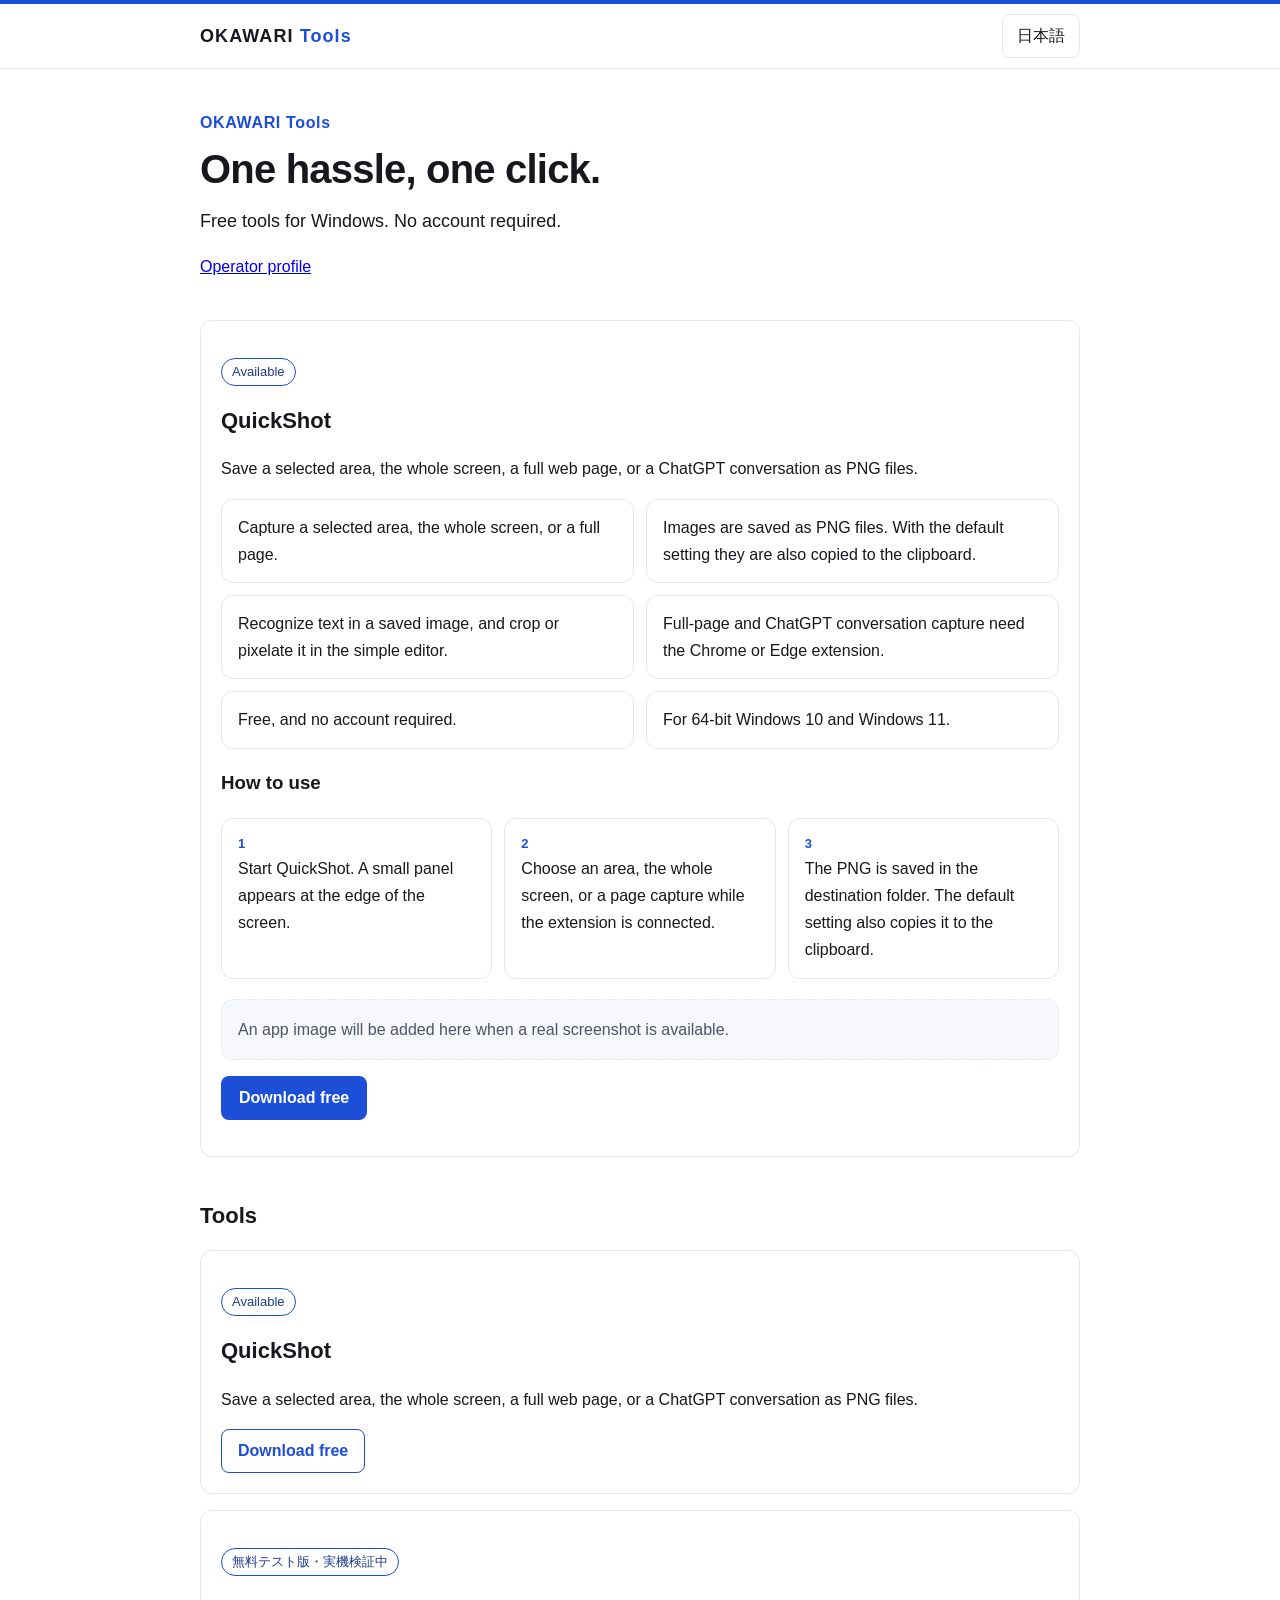
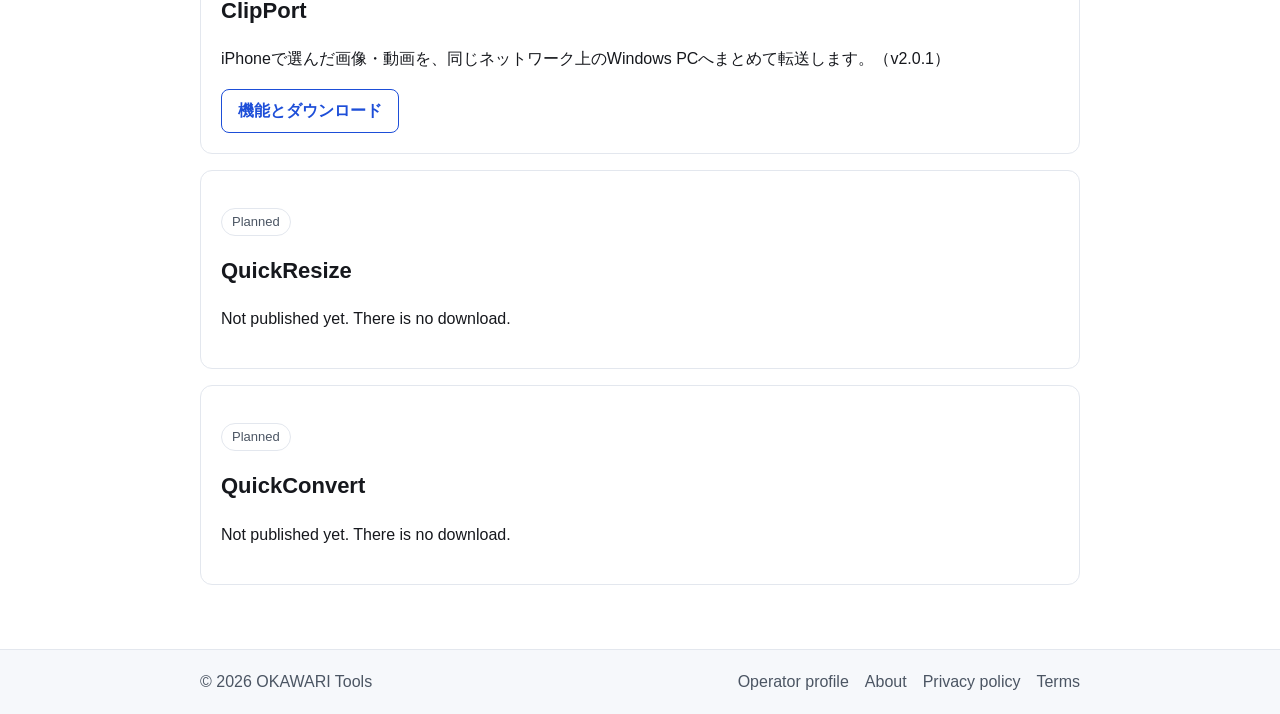
<file: website/index.html>
<!DOCTYPE html>
<html lang="ja">
<head>
  <meta charset="utf-8">
  <meta name="viewport" content="width=device-width, initial-scale=1">
  <link rel="canonical" href="https://okawari-tools.pages.dev/">
  <meta property="og:type" content="website">
  <meta property="og:site_name" content="OKAWARI Tools">
  <meta property="og:title" content="OKAWARI Tools">
  <meta property="og:description" content="Windows向けの無料ツール OKAWARI Tools。QuickShotは画面、ページ全体、ChatGPTの会話をPNGで保存できます。">
  <meta property="og:url" content="https://okawari-tools.pages.dev/">
  <meta property="og:locale" content="ja_JP">
  <meta property="og:locale:alternate" content="en_US">
  <meta name="google-adsense-account" content="ca-pub-5071302865760255">
  <meta name="google-site-verification" content="zi_UHRMXVWH3XxqK1XHo8GpFrtCvZHEubutZWpABxfA">
  <title>OKAWARI Tools</title>
  <meta name="description" content="Windows向けの無料ツール OKAWARI Tools。QuickShotは画面、ページ全体、ChatGPTの会話をPNGで保存できます。">
  <link rel="icon" href="assets/favicon.svg" type="image/svg+xml">
  <link rel="stylesheet" href="style.css">
</head>
<body data-title="title_home" data-meta="meta_home">
  <a class="skip" href="#main" data-i18n="skip">内容へスキップ</a>
  <header class="site-header">
    <div class="header-inner">
      <a class="logo" href="index.html">OKAWARI <span>Tools</span></a>
      <button type="button" id="lang-toggle" class="lang-toggle">English</button>
    </div>
  </header>
  <main id="main" class="wrap">
    <section class="hero">
      <p class="kicker">OKAWARI Tools</p>
      <h1 data-i18n="hero_title">1つの面倒を、1クリックで解決する</h1>
      <p class="lead" data-i18n="hero_lead">Windows向けの無料ツールです。登録なしで使えます。</p>
      <p><a href="profile.html" data-i18n="footer_profile">運営者プロフィール</a></p>
    </section>
    <section class="section panel">
      <p><span class="badge" data-i18n="status_live">公開中</span></p>
      <h2>QuickShot</h2>
      <p data-i18n="card_summary">画面の範囲、画面全体、ページ全体、ChatGPTの会話をPNGで保存できます。</p>
      <ul class="feature-list">
        <li data-i18n="f1">範囲指定、画面全体、ページ全体を撮影できます。</li>
        <li data-i18n="f2">画像はPNGで保存します。初期設定ではクリップボードにもコピーします。</li>
        <li data-i18n="f3">保存した画像の文字認識と、切り抜きやモザイクなどの簡単な編集ができます。</li>
        <li data-i18n="f4">ページ全体とChatGPTの会話撮影には、ChromeまたはEdgeの拡張機能が必要です。</li>
        <li data-i18n="f5">無料で、会員登録は不要です。</li>
        <li data-i18n="f6">Windows 10 / 11 の64ビットに対応しています。</li>
      </ul>
      <h3 data-i18n="howto_heading">使い方</h3>
      <ol class="steps">
        <li class="step"><strong>1</strong><span data-i18n="s1">QuickShotを起動します。画面端に操作パネルが出ます。</span></li>
        <li class="step"><strong>2</strong><span data-i18n="s2">範囲指定、画面全体、または拡張機能が接続されたページ撮影を選びます。</span></li>
        <li class="step"><strong>3</strong><span data-i18n="s3">画像は保存先のフォルダにPNGで保存されます。初期設定ではクリップボードにもコピーされます。</span></li>
      </ol>
      <!-- Real screenshot only. Do not place a mock image here. -->
      <figure class="shot-slot">
        <figcaption data-i18n="shot_note">アプリの画面は、実物の画像ができてからここに掲載します。</figcaption>
      </figure>
      <p><a class="btn btn-primary" href="quickshot.html" data-i18n="card_link">無料でダウンロード</a></p>
    </section>
    <section class="section">
      <h2 data-i18n="tools_heading">ツール</h2>
      <div class="tool-list">
        <article class="tool-card">
          <p><span class="badge" data-i18n="status_live">公開中</span></p>
          <h3>QuickShot</h3>
          <p data-i18n="card_summary">画面の範囲、画面全体、ページ全体、ChatGPTの会話をPNGで保存できます。</p>
          <a class="btn btn-secondary" href="quickshot.html" data-i18n="card_link">無料でダウンロード</a>
        </article>
        <article class="tool-card">
          <p><span class="badge">無料テスト版・実機検証中</span></p>
          <h3>ClipPort</h3>
          <p>iPhoneで選んだ画像・動画を、同じネットワーク上のWindows PCへまとめて転送します。（v2.0.1）</p>
          <a class="btn btn-secondary" href="clipport.html">機能とダウンロード</a>
        </article>
        <article class="tool-card">
          <p><span class="badge badge-muted" data-i18n="planned">開発予定</span></p>
          <h3>QuickResize</h3>
          <p data-i18n="planned_note">まだ公開していません。ダウンロードはできません。</p>
        </article>
        <article class="tool-card">
          <p><span class="badge badge-muted" data-i18n="planned">開発予定</span></p>
          <h3>QuickConvert</h3>
          <p data-i18n="planned_note">まだ公開していません。ダウンロードはできません。</p>
        </article>
      </div>
    </section>
    <aside class="ad-slot" data-ad-slot="home-bottom"></aside>
  </main>
  <footer class="site-footer">
    <div class="footer-inner">
      <p class="copy">© 2026 OKAWARI Tools</p>
      <nav>
        <a href="profile.html" data-i18n="footer_profile">運営者プロフィール</a>
        <a href="about.html" data-i18n="footer_about">運営者情報</a>
        <a href="privacy.html" data-i18n="footer_privacy">プライバシーポリシー</a>
        <a href="terms.html" data-i18n="footer_terms">利用規約</a>
      </nav>
    </div>
  </footer>
  <script type="application/ld+json">
  {
    "@context": "https://schema.org",
    "@type": "WebSite",
    "name": "OKAWARI Tools",
    "url": "https://okawari-tools.pages.dev/",
    "description": "Windows向けの無料ツール。第1弾はQuickShotです。",
    "inLanguage": ["ja", "en"]
  }
  </script>
  <script src="catalog.js"></script>
  <script src="app.js"></script>
</body>
</html>
</file>
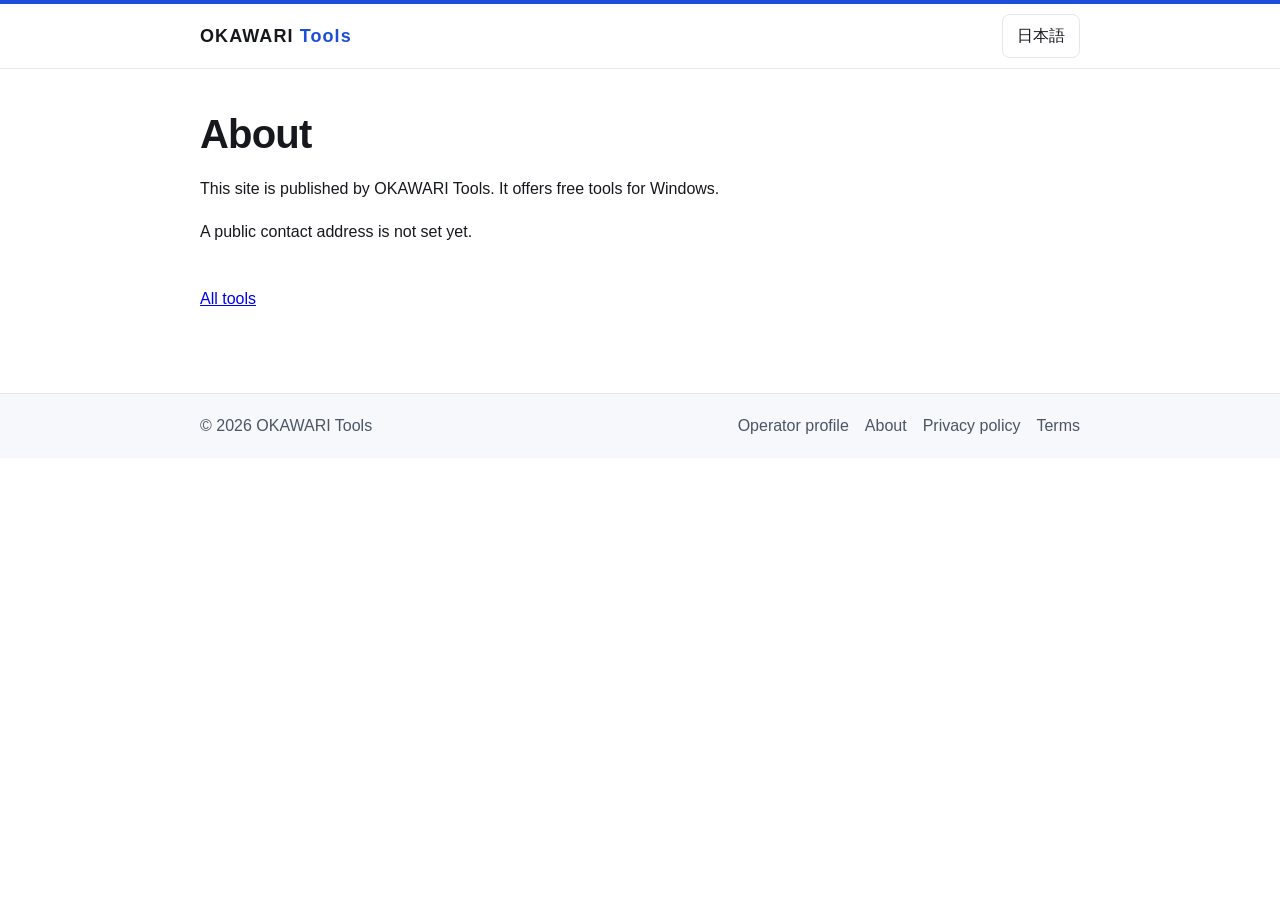
<file: website/about.html>
<!DOCTYPE html>
<html lang="ja">
<head>
  <meta charset="utf-8">
  <meta name="viewport" content="width=device-width, initial-scale=1">
  <link rel="canonical" href="https://okawari-tools.pages.dev/about.html">
  <meta property="og:type" content="website">
  <meta property="og:site_name" content="OKAWARI Tools">
  <meta property="og:title" content="運営者情報 - OKAWARI Tools">
  <meta property="og:description" content="OKAWARI Toolsの運営者情報です。連絡先は未設定です。">
  <meta property="og:url" content="https://okawari-tools.pages.dev/about.html">
  <meta property="og:locale" content="ja_JP">
  <meta name="google-adsense-account" content="ca-pub-5071302865760255">
  <title>運営者情報 - OKAWARI Tools</title>
  <meta name="description" content="OKAWARI Toolsの運営者情報です。連絡先は未設定です。">
  <link rel="icon" href="assets/favicon.svg" type="image/svg+xml">
  <link rel="stylesheet" href="style.css">
</head>
<body data-title="about_title" data-meta="meta_about">
  <a class="skip" href="#main" data-i18n="skip">内容へスキップ</a>
  <header class="site-header">
    <div class="header-inner">
      <a class="logo" href="index.html">OKAWARI <span>Tools</span></a>
      <button type="button" id="lang-toggle" class="lang-toggle">English</button>
    </div>
  </header>
  <main id="main" class="wrap">
    <h1 data-i18n="about_title">運営者情報</h1>
    <p data-i18n="about_p1">このサイトの運営者は OKAWARI Tools です。Windows向けの無料ツールを公開しています。</p>
    <p data-i18n="about_p2">公開用の連絡先は、まだ設定していません。</p>
    <p class="section"><a href="index.html" data-i18n="back_home">ツール一覧へ</a></p>
  </main>
  <footer class="site-footer">
    <div class="footer-inner">
      <p class="copy">© 2026 OKAWARI Tools</p>
      <nav>
        <a href="profile.html" data-i18n="footer_profile">運営者プロフィール</a>
        <a href="about.html" data-i18n="footer_about">運営者情報</a>
        <a href="privacy.html" data-i18n="footer_privacy">プライバシーポリシー</a>
        <a href="terms.html" data-i18n="footer_terms">利用規約</a>
      </nav>
    </div>
  </footer>
  <script src="catalog.js"></script>
  <script src="app.js"></script>
</body>
</html>
</file>
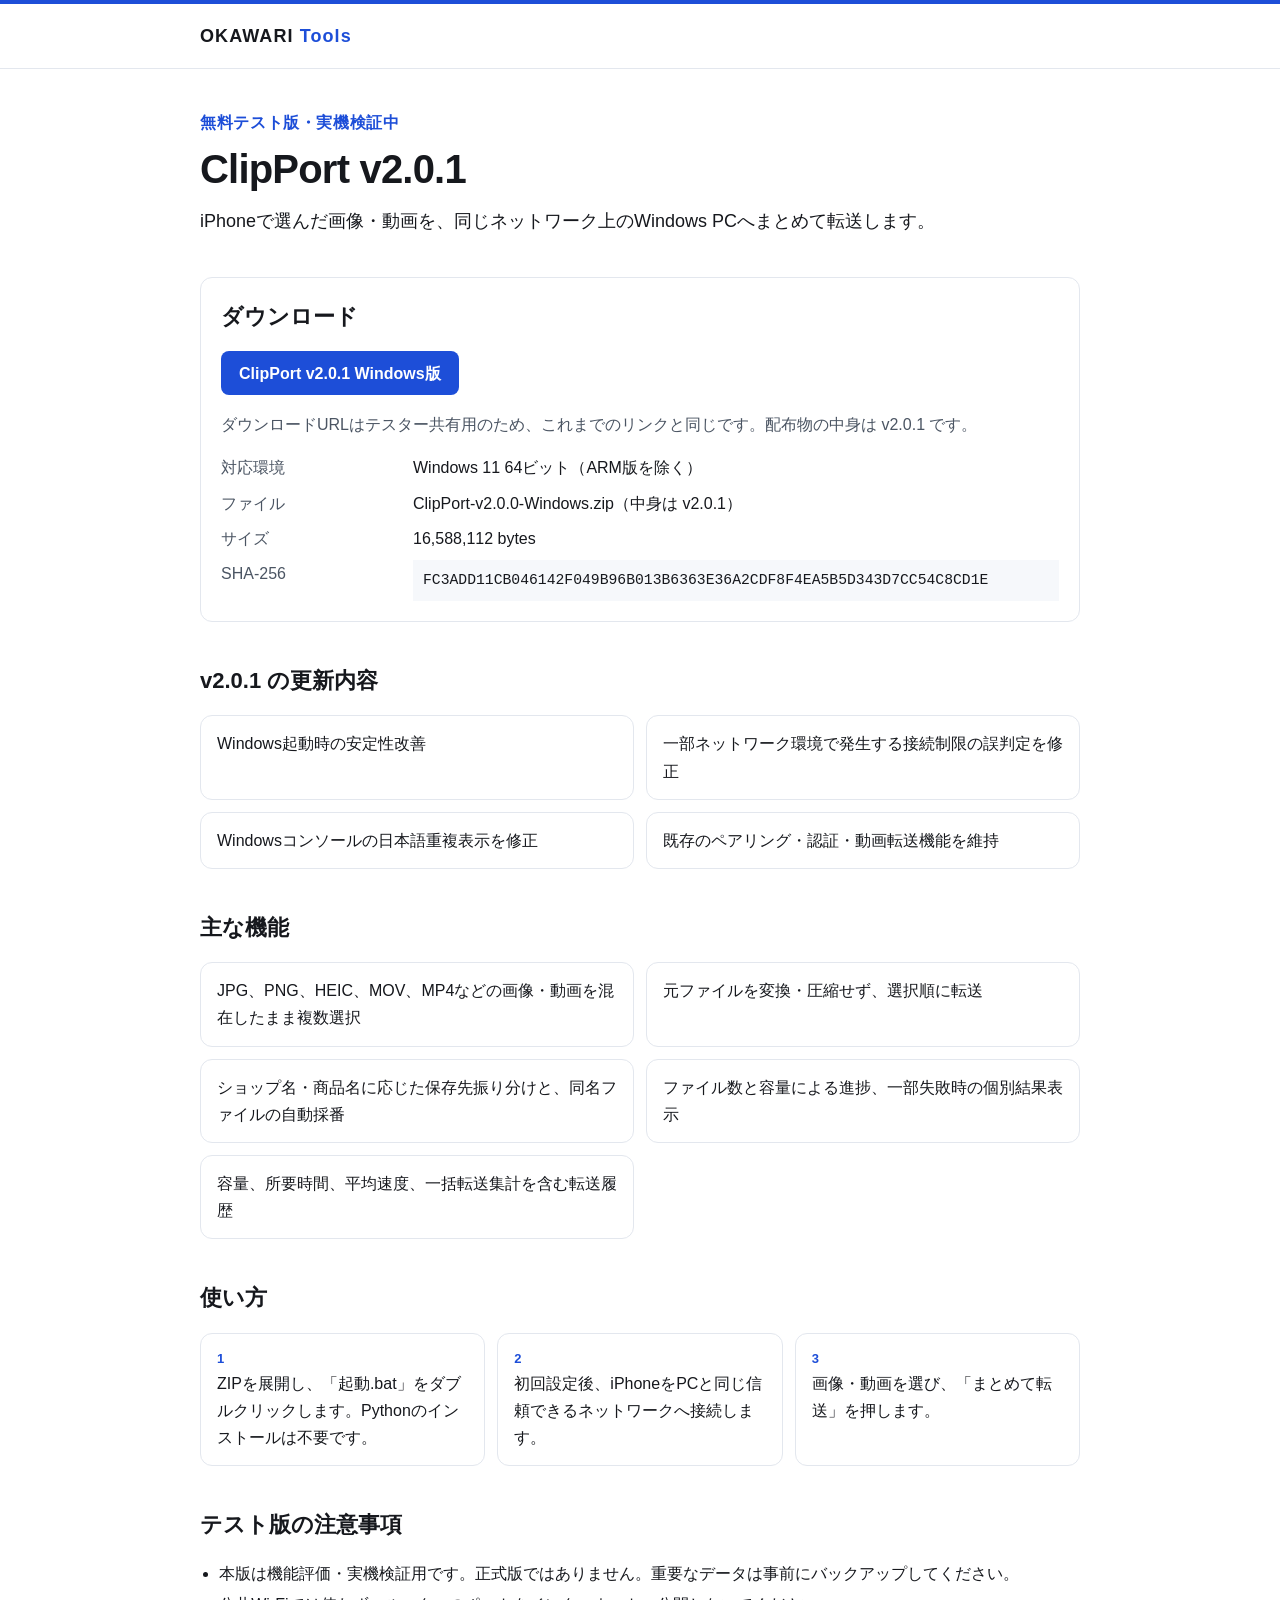
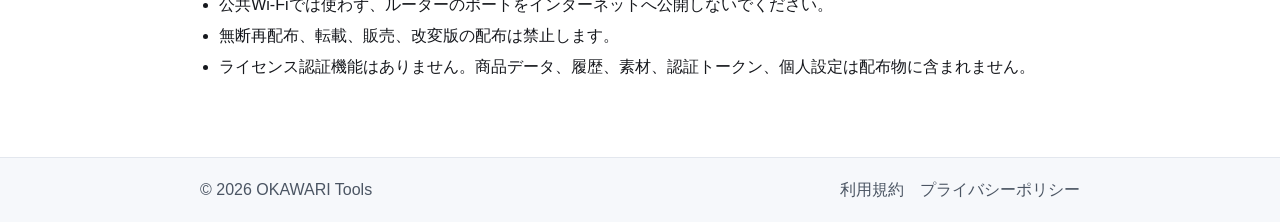
<file: website/clipport.html>
<!DOCTYPE html>
<html lang="ja">
<head>
  <meta charset="utf-8">
  <meta name="viewport" content="width=device-width, initial-scale=1">
  <link rel="canonical" href="https://okawari-tools.com/clipport.html">
  <meta property="og:type" content="website">
  <meta property="og:site_name" content="OKAWARI Tools">
  <meta property="og:title" content="ClipPort v2.0.1 - OKAWARI Tools">
  <meta property="og:description" content="iPhoneの画像・動画をWindows PCへまとめて転送できる無料テスト版です。実機検証中の更新を含みます。">
  <meta property="og:url" content="https://okawari-tools.com/clipport.html">
  <title>ClipPort v2.0.1 - OKAWARI Tools</title>
  <meta name="description" content="iPhoneの画像・動画をWindows PCへまとめて転送。起動安定性・接続判定・コンソール表示を改善した無料テスト版（実機検証中）です。">
  <link rel="icon" href="assets/favicon.svg" type="image/svg+xml">
  <link rel="stylesheet" href="style.css">
</head>
<body>
  <header class="site-header">
    <div class="header-inner">
      <a class="logo" href="index.html">OKAWARI <span>Tools</span></a>
    </div>
  </header>
  <main class="wrap">
    <section class="hero">
      <p class="kicker">無料テスト版・実機検証中</p>
      <h1>ClipPort v2.0.1</h1>
      <p class="lead">iPhoneで選んだ画像・動画を、同じネットワーク上のWindows PCへまとめて転送します。</p>
    </section>
    <section class="section panel">
      <h2>ダウンロード</h2>
      <p><a class="btn btn-primary" href="https://github.com/mstyleworks1234-droid/OKAWARI-Tools/releases/download/clipport-v2.0.0/ClipPort-v2.0.0-Windows.zip">ClipPort v2.0.1 Windows版</a></p>
      <p class="note">ダウンロードURLはテスター共有用のため、これまでのリンクと同じです。配布物の中身は v2.0.1 です。</p>
      <dl class="spec">
        <dt>対応環境</dt><dd>Windows 11 64ビット（ARM版を除く）</dd>
        <dt>ファイル</dt><dd>ClipPort-v2.0.0-Windows.zip（中身は v2.0.1）</dd>
        <dt>サイズ</dt><dd>16,588,112 bytes</dd>
        <dt>SHA-256</dt><dd class="hash">FC3ADD11CB046142F049B96B013B6363E36A2CDF8F4EA5B5D343D7CC54C8CD1E</dd>
      </dl>
    </section>
    <section class="section">
      <h2>v2.0.1 の更新内容</h2>
      <ul class="feature-list">
        <li>Windows起動時の安定性改善</li>
        <li>一部ネットワーク環境で発生する接続制限の誤判定を修正</li>
        <li>Windowsコンソールの日本語重複表示を修正</li>
        <li>既存のペアリング・認証・動画転送機能を維持</li>
      </ul>
    </section>
    <section class="section">
      <h2>主な機能</h2>
      <ul class="feature-list">
        <li>JPG、PNG、HEIC、MOV、MP4などの画像・動画を混在したまま複数選択</li>
        <li>元ファイルを変換・圧縮せず、選択順に転送</li>
        <li>ショップ名・商品名に応じた保存先振り分けと、同名ファイルの自動採番</li>
        <li>ファイル数と容量による進捗、一部失敗時の個別結果表示</li>
        <li>容量、所要時間、平均速度、一括転送集計を含む転送履歴</li>
      </ul>
    </section>
    <section class="section">
      <h2>使い方</h2>
      <ol class="steps">
        <li class="step"><strong>1</strong><span>ZIPを展開し、「起動.bat」をダブルクリックします。Pythonのインストールは不要です。</span></li>
        <li class="step"><strong>2</strong><span>初回設定後、iPhoneをPCと同じ信頼できるネットワークへ接続します。</span></li>
        <li class="step"><strong>3</strong><span>画像・動画を選び、「まとめて転送」を押します。</span></li>
      </ol>
    </section>
    <section class="section">
      <h2>テスト版の注意事項</h2>
      <ul class="plain">
        <li>本版は機能評価・実機検証用です。正式版ではありません。重要なデータは事前にバックアップしてください。</li>
        <li>公共Wi-Fiでは使わず、ルーターのポートをインターネットへ公開しないでください。</li>
        <li>無断再配布、転載、販売、改変版の配布は禁止します。</li>
        <li>ライセンス認証機能はありません。商品データ、履歴、素材、認証トークン、個人設定は配布物に含まれません。</li>
      </ul>
    </section>
  </main>
  <footer class="site-footer">
    <div class="footer-inner"><p class="copy">© 2026 OKAWARI Tools</p><nav><a href="terms.html">利用規約</a><a href="privacy.html">プライバシーポリシー</a></nav></div>
  </footer>
  <script type="application/ld+json">
  {
    "@context":"https://schema.org",
    "@type":"SoftwareApplication",
    "name":"ClipPort",
    "softwareVersion":"2.0.1",
    "applicationCategory":"UtilitiesApplication",
    "operatingSystem":"Windows 11 64-bit",
    "offers":{"@type":"Offer","price":"0","priceCurrency":"JPY"},
    "downloadUrl":"https://github.com/mstyleworks1234-droid/OKAWARI-Tools/releases/download/clipport-v2.0.0/ClipPort-v2.0.0-Windows.zip",
    "url":"https://okawari-tools.com/clipport.html",
    "inLanguage":"ja",
    "isAccessibleForFree":true
  }
  </script>
</body>
</html>
</file>
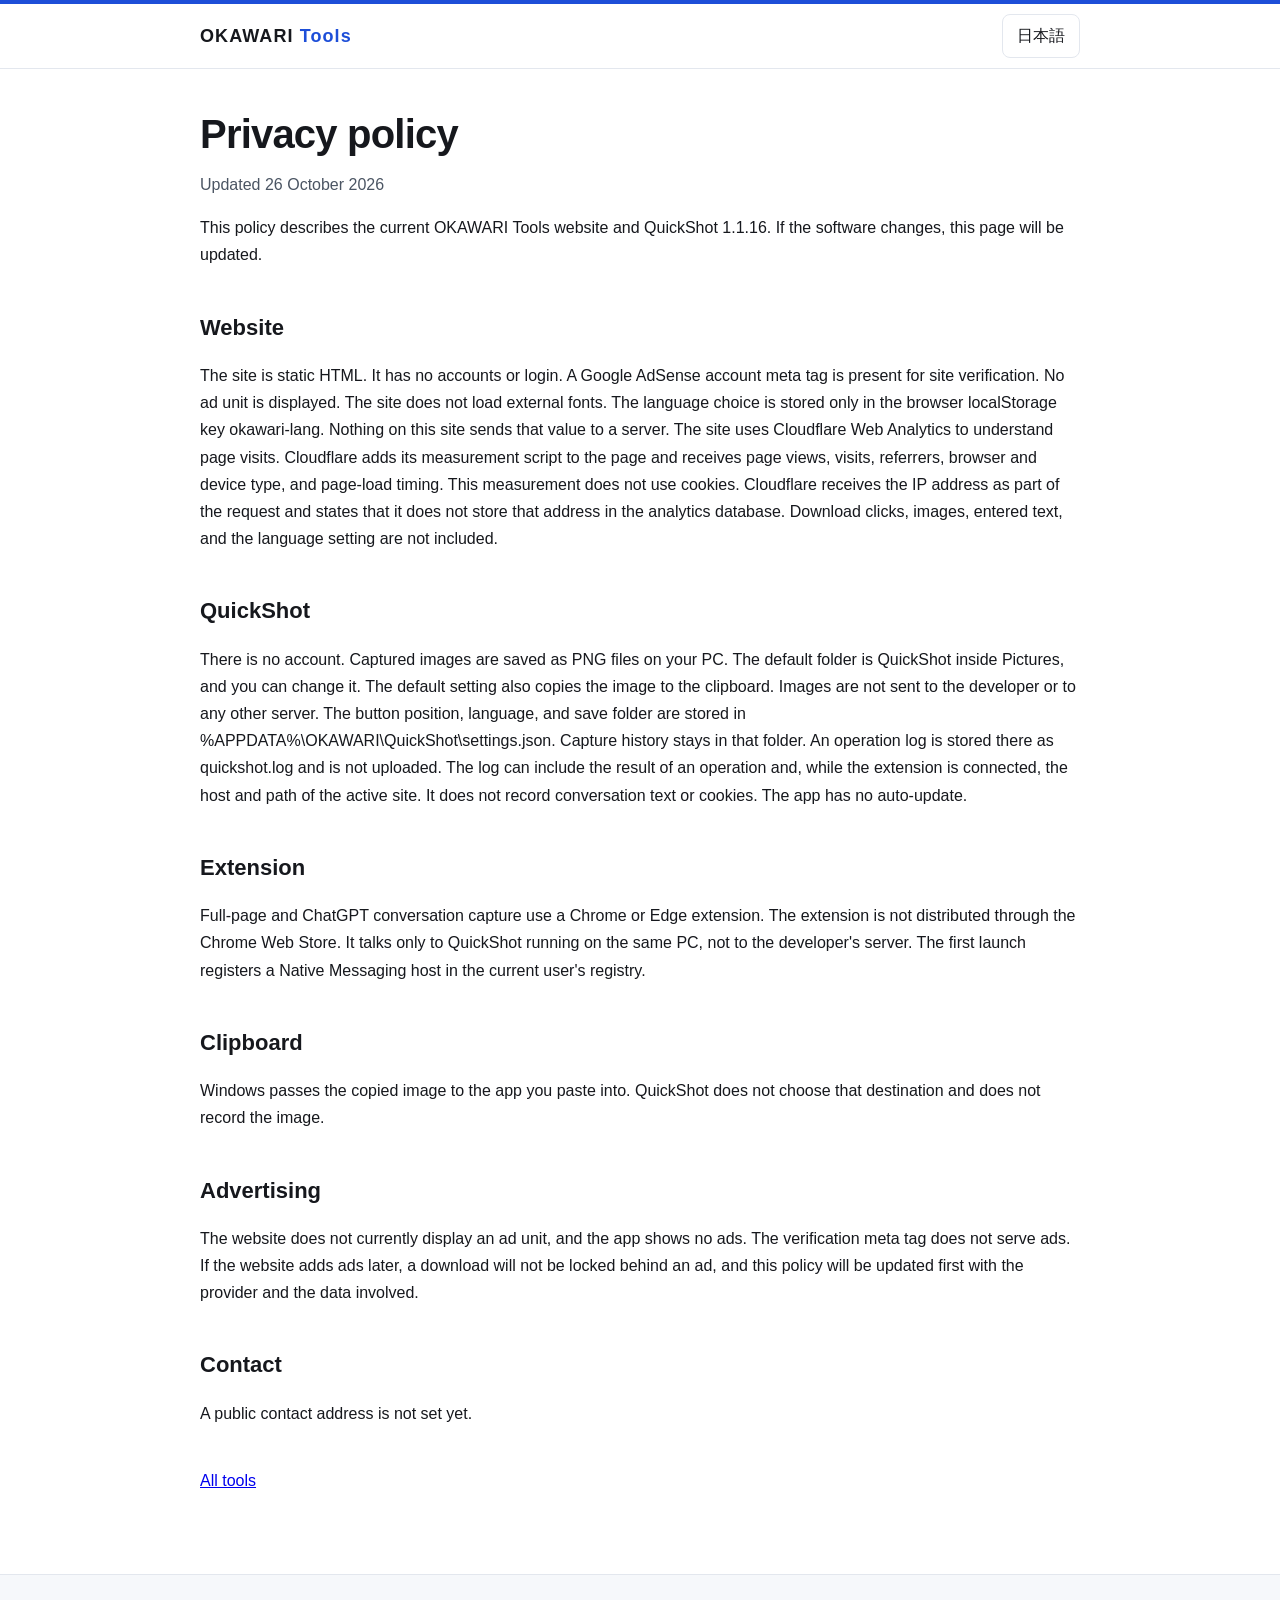
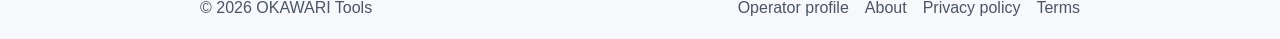
<file: website/privacy.html>
<!DOCTYPE html>
<html lang="ja">
<head>
  <meta charset="utf-8">
  <meta name="viewport" content="width=device-width, initial-scale=1">
  <link rel="canonical" href="https://okawari-tools.pages.dev/privacy.html">
  <meta property="og:type" content="website">
  <meta property="og:site_name" content="OKAWARI Tools">
  <meta property="og:title" content="プライバシーポリシー - OKAWARI Tools">
  <meta property="og:description" content="OKAWARI ToolsとQuickShotのプライバシーポリシー。現在の実装に基づきます。">
  <meta property="og:url" content="https://okawari-tools.pages.dev/privacy.html">
  <meta property="og:locale" content="ja_JP">
  <meta name="google-adsense-account" content="ca-pub-5071302865760255">
  <title>プライバシーポリシー - OKAWARI Tools</title>
  <meta name="description" content="OKAWARI ToolsとQuickShotのプライバシーポリシー。現在の実装に基づきます。">
  <link rel="icon" href="assets/favicon.svg" type="image/svg+xml">
  <link rel="stylesheet" href="style.css">
</head>
<body data-title="title_privacy" data-meta="meta_privacy">
  <a class="skip" href="#main" data-i18n="skip">内容へスキップ</a>
  <header class="site-header">
    <div class="header-inner">
      <a class="logo" href="index.html">OKAWARI <span>Tools</span></a>
      <button type="button" id="lang-toggle" class="lang-toggle">English</button>
    </div>
  </header>
  <main id="main" class="wrap">
    <h1 data-i18n="footer_privacy">プライバシーポリシー</h1>
    <p class="note" data-i18n="privacy_updated">2026年10月26日 更新</p>
    <p data-i18n="privacy_intro">このポリシーは、現在のOKAWARI Toolsウェブサイトと、QuickShot 1.1.16の実装について説明します。将来機能を変える場合は、このページを更新します。</p>
    <section class="section">
      <h2 data-i18n="privacy_h_site">ウェブサイト</h2>
      <p data-i18n="privacy_site">このサイトは静的なHTMLです。会員登録とログインはありません。サイト所有の確認用に Google AdSense のアカウントメタタグを置いています。広告ユニットは表示していません。外部フォントは読み込みません。表示言語の選択は、ブラウザの localStorage（キー名 okawari-lang）にだけ保存されます。この値を当方のサーバーへ送る機能はありません。ページの閲覧状況を把握するため、Cloudflare Web Analytics を使用します。Cloudflare の計測スクリプトがページへ追加され、閲覧数、訪問、参照元、使用されたブラウザや端末の種類、ページ表示にかかった時間を Cloudflare が受け取ります。この計測に Cookie は使いません。Cloudflare は通信時にIPアドレスを受け取りますが、アクセス解析のデータベースには保存しないと説明しています。ダウンロードボタンのクリック、画像、入力内容、言語設定はこの計測に含めません。</p>
    </section>
    <section class="section">
      <h2 data-i18n="privacy_h_app">QuickShot</h2>
      <p data-i18n="privacy_app">アカウント登録はありません。撮影した画像は、お使いのパソコン内にPNGで保存します。初期の保存先はピクチャの QuickShot フォルダで、設定から変更できます。初期設定ではクリップボードにもコピーします。画像は開発者や外部のサーバーへ送信しません。ボタンの位置、言語、保存先は %APPDATA%\OKAWARI\QuickShot\settings.json に保存します。撮影履歴も同じフォルダ内に残ります。操作ログは同じフォルダの quickshot.log に残り、開発者のサーバーへは送りません。ログには操作の成否に加え、拡張機能が接続しているときのサイトのホスト名とパスが入ることがあります。会話の本文やCookieは記録しません。アプリに自動更新はありません。</p>
    </section>
    <section class="section">
      <h2 data-i18n="privacy_h_ext">拡張機能</h2>
      <p data-i18n="privacy_ext">ページ全体とChatGPT会話の撮影には、ChromeまたはEdgeの拡張機能を使います。この拡張機能はChromeウェブストアでは配布していません。拡張機能は同じパソコンで起動しているQuickShotとだけ通信します。通信先は開発者のサーバーではありません。初回起動時に、現在のユーザーのレジストリへ Native Messaging の登録を行います。</p>
    </section>
    <section class="section">
      <h2 data-i18n="privacy_h_clip">クリップボード</h2>
      <p data-i18n="privacy_clip">コピーされた画像は、Windowsの仕組みによって、利用者が貼り付け先に選んだアプリへ渡ります。QuickShotは貼り付け先を選ばず、画像の内容を記録しません。</p>
    </section>
    <section class="section">
      <h2 data-i18n="privacy_h_ads">広告</h2>
      <p data-i18n="privacy_ads">現在、ウェブサイトに広告ユニットは表示していません。アプリ内にも広告はありません。所有確認用のメタタグは広告の配信ではありません。将来ウェブサイトに広告を載せる場合は、広告を見ないとダウンロードできない形にはせず、掲載前にこのポリシーへ事業者と取得される情報を追記します。</p>
    </section>
    <section class="section">
      <h2 data-i18n="privacy_h_contact">連絡先</h2>
      <p data-i18n="privacy_contact">公開用の連絡先は、まだ設定していません。</p>
    </section>
    <p class="section"><a href="index.html" data-i18n="back_home">ツール一覧へ</a></p>
  </main>
  <footer class="site-footer">
    <div class="footer-inner">
      <p class="copy">© 2026 OKAWARI Tools</p>
      <nav>
        <a href="profile.html" data-i18n="footer_profile">運営者プロフィール</a>
        <a href="about.html" data-i18n="footer_about">運営者情報</a>
        <a href="privacy.html" data-i18n="footer_privacy">プライバシーポリシー</a>
        <a href="terms.html" data-i18n="footer_terms">利用規約</a>
      </nav>
    </div>
  </footer>
  <script src="catalog.js"></script>
  <script src="app.js"></script>
</body>
</html>
</file>
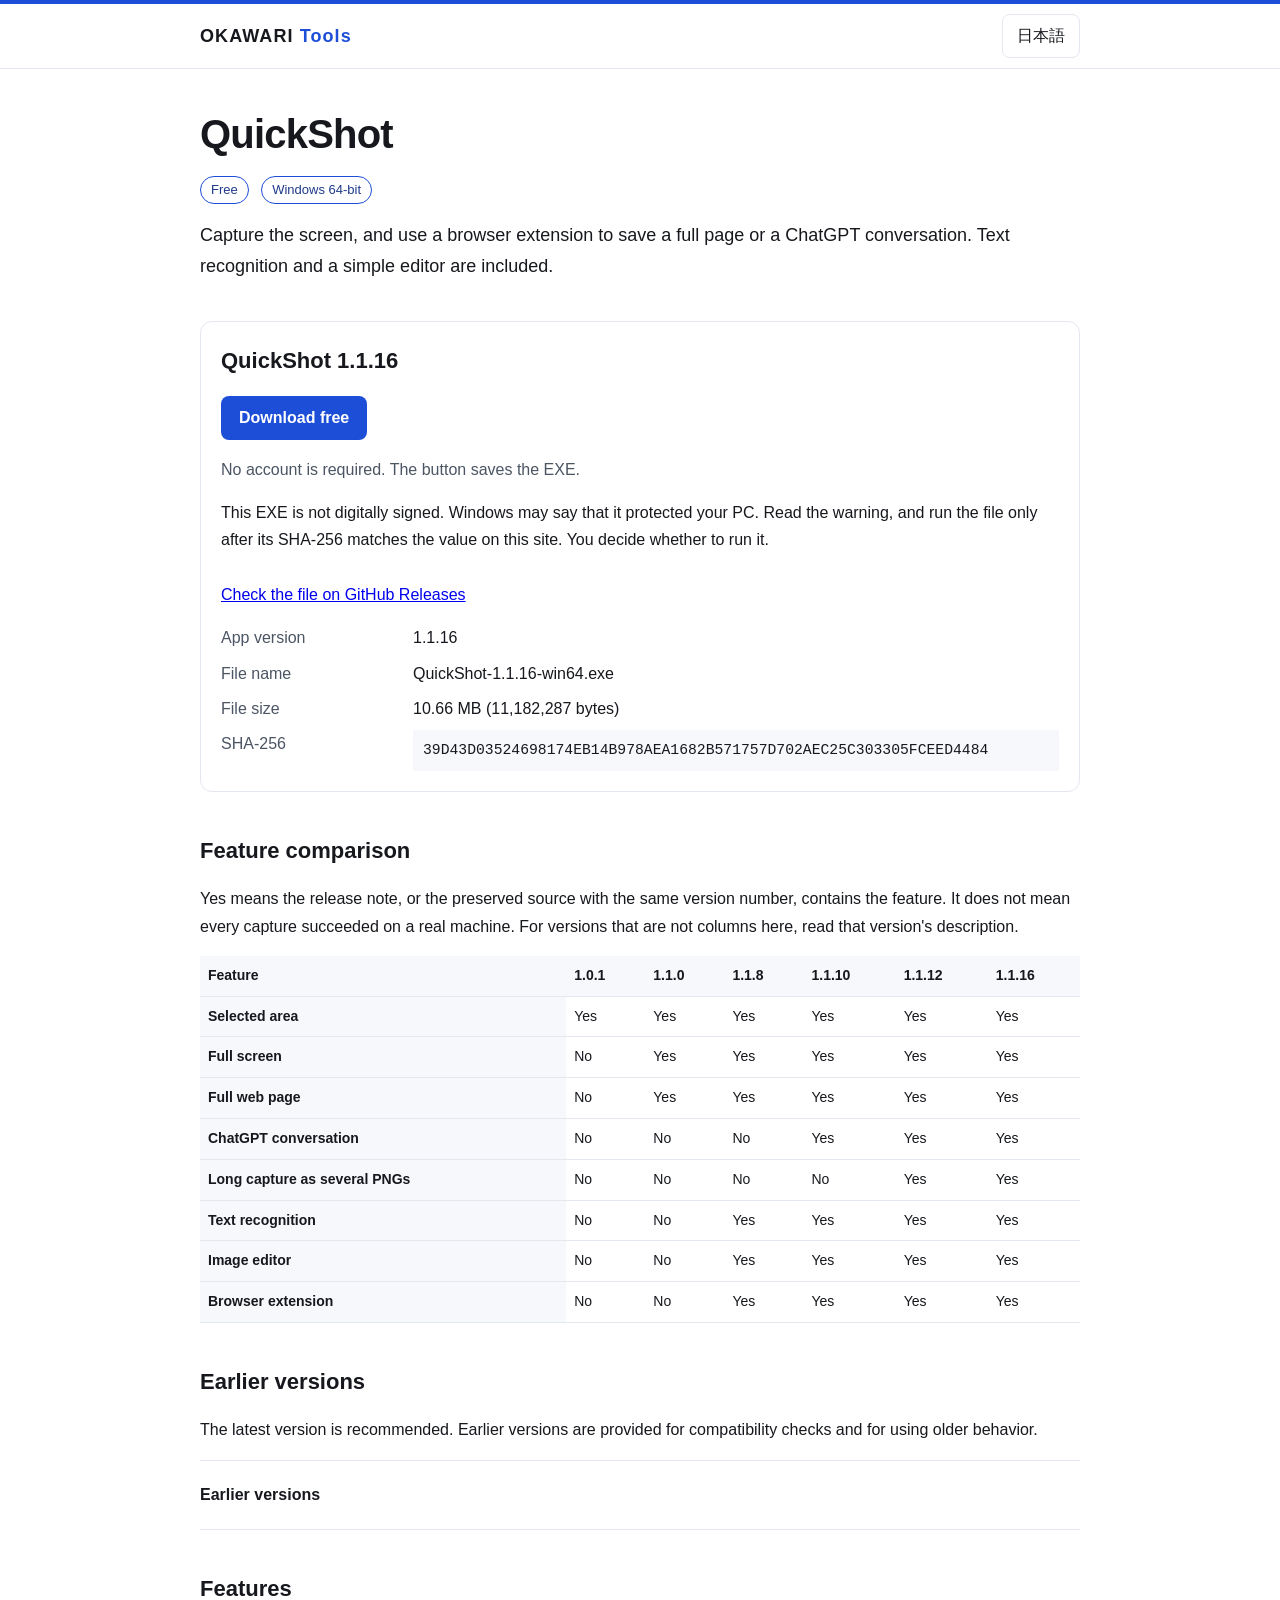
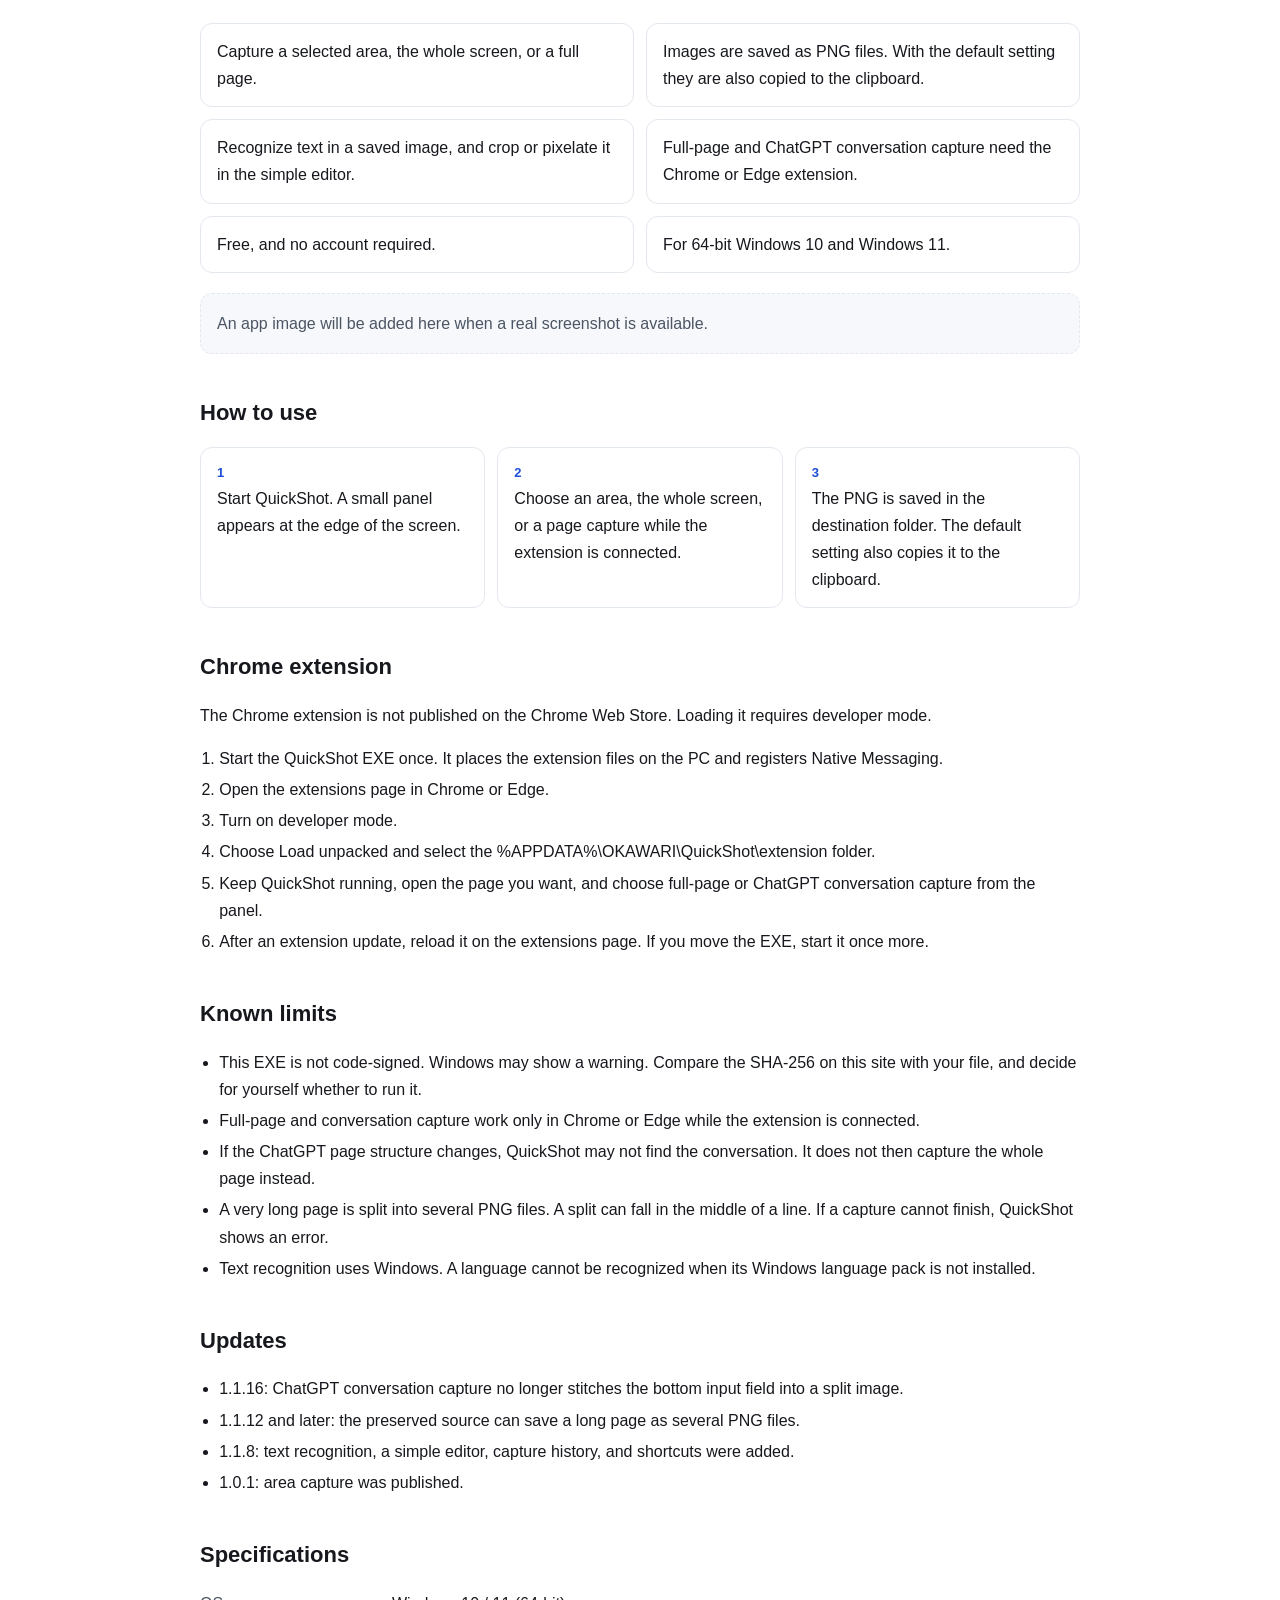
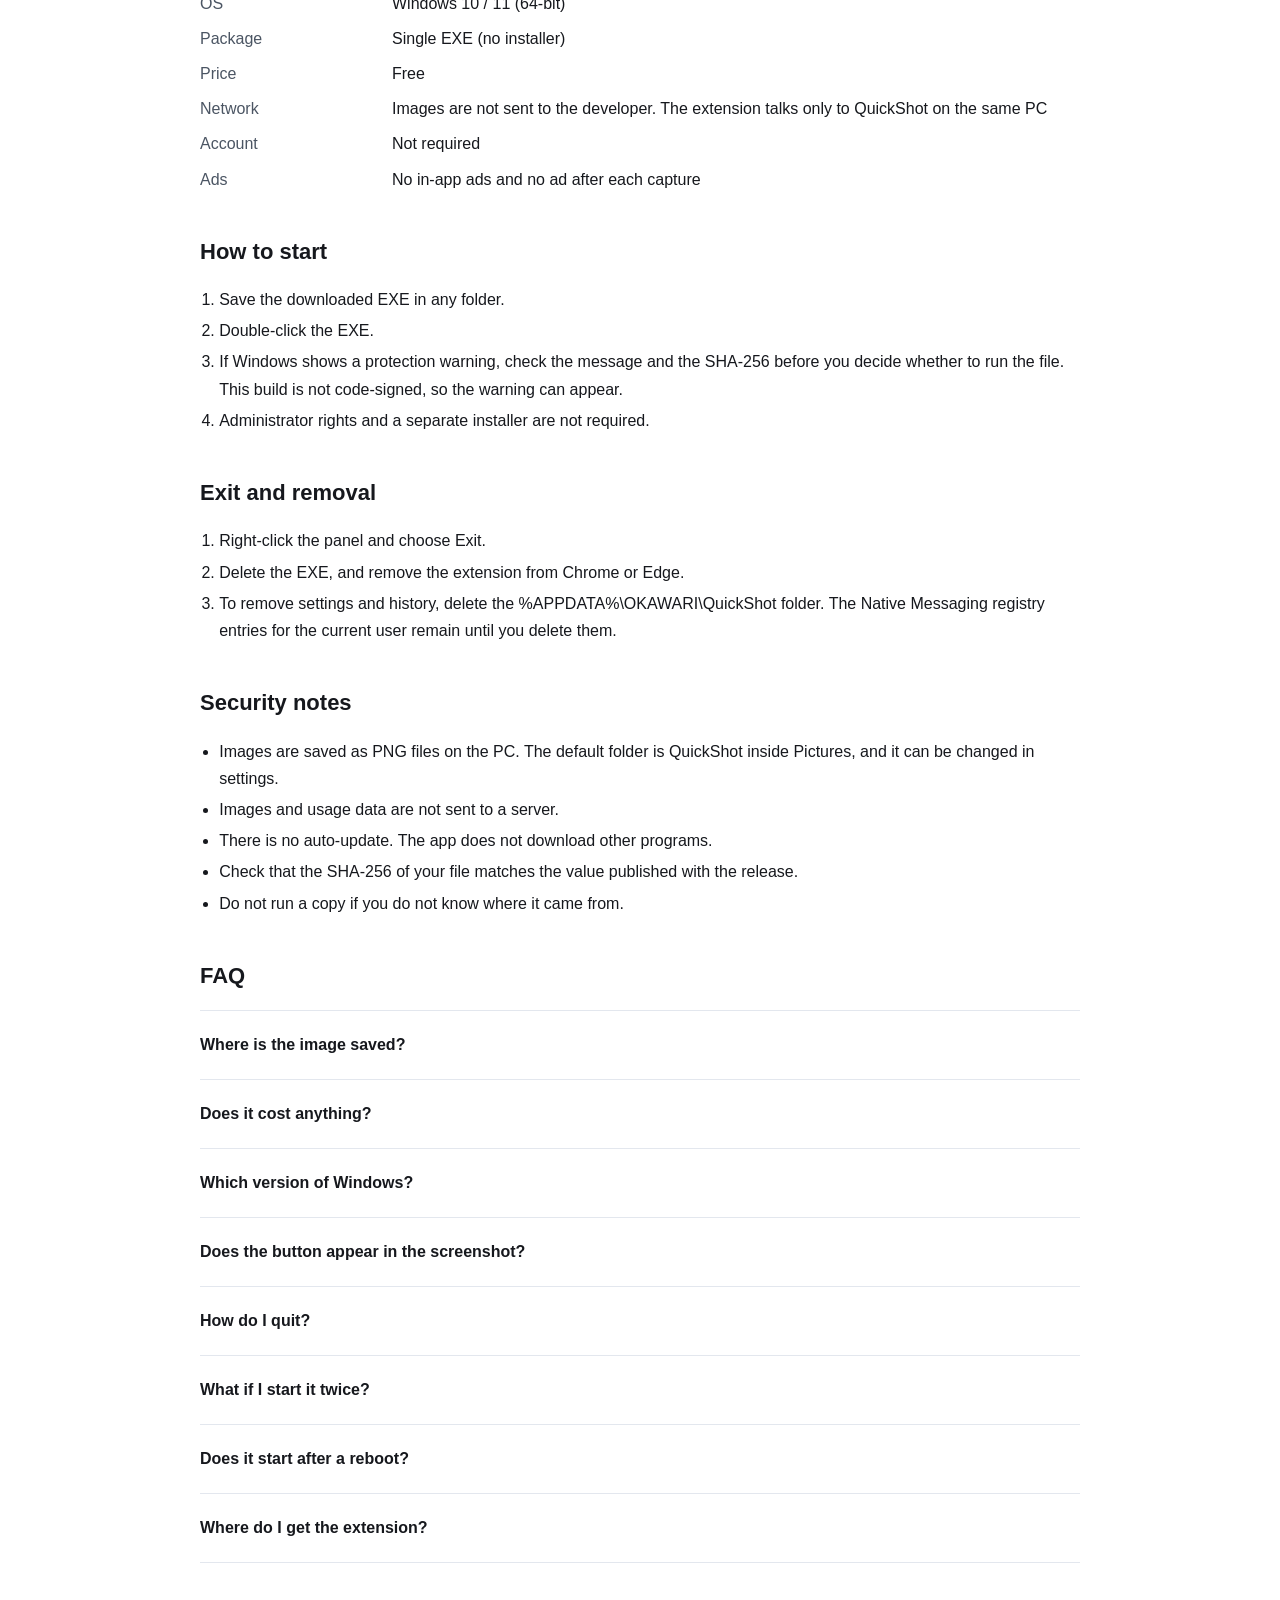
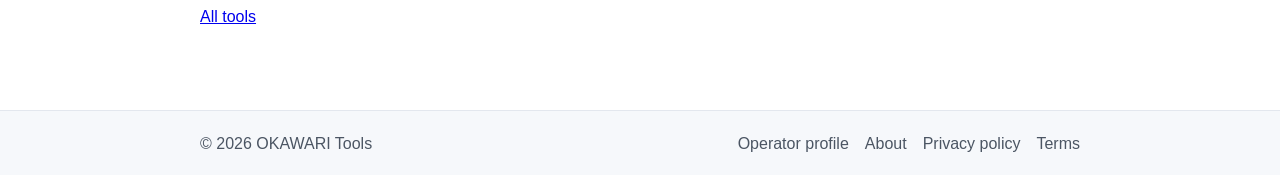
<file: website/quickshot.html>
<!DOCTYPE html>
<html lang="ja">
<head>
  <meta charset="utf-8">
  <meta name="viewport" content="width=device-width, initial-scale=1">
  <link rel="canonical" href="https://okawari-tools.pages.dev/quickshot.html">
  <meta property="og:type" content="website">
  <meta property="og:site_name" content="OKAWARI Tools">
  <meta property="og:title" content="QuickShot - OKAWARI Tools">
  <meta property="og:description" content="QuickShot 1.1.16は、Windowsで画面、ページ全体、ChatGPTの会話をPNGで保存できる無料アプリです。">
  <meta property="og:url" content="https://okawari-tools.pages.dev/quickshot.html">
  <meta property="og:locale" content="ja_JP">
  <meta property="og:locale:alternate" content="en_US">
  <meta name="google-adsense-account" content="ca-pub-5071302865760255">
  <title>QuickShot - OKAWARI Tools</title>
  <meta name="description" content="QuickShot 1.1.16は、Windowsで画面、ページ全体、ChatGPTの会話をPNGで保存できる無料アプリです。">
  <link rel="icon" href="assets/favicon.svg" type="image/svg+xml">
  <link rel="stylesheet" href="style.css">
  <script type="application/ld+json">
  {
    "@context": "https://schema.org",
    "@type": "SoftwareApplication",
    "name": "QuickShot",
    "softwareVersion": "1.1.16",
    "applicationCategory": "UtilitiesApplication",
    "operatingSystem": "Windows 10, Windows 11",
    "offers": {
      "@type": "Offer",
      "price": "0",
      "priceCurrency": "JPY"
    },
    "downloadUrl": "https://github.com/mstyleworks1234-droid/OKAWARI-Tools/releases/download/quickshot-1.1.16/QuickShot-1.1.16-win64.exe",
    "url": "https://okawari-tools.pages.dev/quickshot.html",
    "inLanguage": ["ja", "en"],
    "isAccessibleForFree": true
  }
  </script>
</head>
<body data-title="title_quickshot" data-meta="meta_quickshot">
  <a class="skip" href="#main" data-i18n="skip">内容へスキップ</a>
  <header class="site-header">
    <div class="header-inner">
      <a class="logo" href="index.html">OKAWARI <span>Tools</span></a>
      <button type="button" id="lang-toggle" class="lang-toggle">English</button>
    </div>
  </header>
  <main id="main" class="wrap">
    <section class="hero">
      <h1>QuickShot</h1>
      <p class="badges">
        <span class="badge" data-i18n="badge_free">無料</span>
        <span class="badge">Windows 64-bit</span>
      </p>
      <p class="lead" data-i18n="qs_lead">画面の撮影に加え、ブラウザ拡張機能でページ全体とChatGPTの会話を保存できます。文字認識と簡単な編集もアプリ内で行えます。</p>
    </section>
    <section class="section panel" id="download-box">
      <h2 id="product-version">QuickShot 1.1.16</h2>
      <p>
        <a id="download" class="btn btn-primary disabled" role="button" aria-disabled="true">ダウンロードはまだ利用できません</a>
      </p>
      <p id="download-note" class="note">配布用EXEがまだ無いため、ダウンロードは無効です。</p>
      <p data-i18n="smartscreen">このEXEにはデジタル署名がありません。初めて起動するとき、Windowsが「WindowsによってPCが保護されました」と表示することがあります。表示内容を確認し、このサイトのSHA-256と手元のファイルが一致する場合にのみ、実行するかどうかを判断してください。</p>
      <p><a class="release-link" href="https://github.com/mstyleworks1234-droid/OKAWARI-Tools/releases/tag/quickshot-1.1.16" data-i18n="release_link">GitHub Releasesでファイルを確認</a></p>
      <dl class="spec">
        <dt data-i18n="version_label">アプリのバージョン</dt>
        <dd id="file-version">1.1.16</dd>
        <dt data-i18n="file_label">ファイル名</dt>
        <dd id="file-name">QuickShot-1.1.16-win64.exe</dd>
        <dt data-i18n="size_label">ファイルサイズ</dt>
        <dd id="file-size">11,182,287 bytes</dd>
        <dt data-i18n="hash_label">SHA-256</dt>
        <dd id="file-hash" class="hash">39D43D03524698174EB14B978AEA1682B571757D702AEC25C303305FCEED4484</dd>
      </dl>
    </section>
    <section class="section">
      <h2 data-i18n="compare_heading">機能の比較</h2>
      <p data-i18n="compare_note">「あり」は、その版のリリースノート、または同じバージョン番号の保全ソースに機能があることです。実機で常に成功することは意味しません。表にない版は、各バージョンの説明を見てください。</p>
      <div class="compare-wrap">
        <table class="compare" id="compare-table">
          <tr>
            <th>機能</th><th>1.0.1</th><th>1.1.0</th><th>1.1.8</th><th>1.1.10</th><th>1.1.12</th><th>1.1.16</th>
          </tr>
          <tr><th>範囲指定</th><td>あり</td><td>あり</td><td>あり</td><td>あり</td><td>あり</td><td>あり</td></tr>
          <tr><th>画面全体</th><td>なし</td><td>あり</td><td>あり</td><td>あり</td><td>あり</td><td>あり</td></tr>
          <tr><th>ページ全体</th><td>なし</td><td>あり</td><td>あり</td><td>あり</td><td>あり</td><td>あり</td></tr>
          <tr><th>ChatGPT会話</th><td>なし</td><td>なし</td><td>なし</td><td>あり</td><td>あり</td><td>あり</td></tr>
          <tr><th>長文の複数PNG</th><td>なし</td><td>なし</td><td>なし</td><td>なし</td><td>あり</td><td>あり</td></tr>
          <tr><th>文字認識</th><td>なし</td><td>なし</td><td>あり</td><td>あり</td><td>あり</td><td>あり</td></tr>
          <tr><th>画像編集</th><td>なし</td><td>なし</td><td>あり</td><td>あり</td><td>あり</td><td>あり</td></tr>
          <tr><th>拡張機能</th><td>なし</td><td>なし</td><td>あり</td><td>あり</td><td>あり</td><td>あり</td></tr>
        </table>
      </div>
    </section>
    <section class="section">
      <h2 data-i18n="old_heading">過去のバージョン</h2>
      <p data-i18n="old_note">通常は最新版の使用をおすすめします。過去のバージョンは互換性確認や旧機能の利用などを目的として提供しています。</p>
      <details>
        <summary data-i18n="old_heading">過去のバージョン</summary>
        <div id="old-releases" class="version-list"></div>
      </details>
    </section>
    <section class="section">
      <h2 data-i18n="features_heading">主な特徴</h2>
      <ul class="feature-list">
        <li data-i18n="f1">範囲指定、画面全体、ページ全体を撮影できます。</li>
        <li data-i18n="f2">画像はPNGで保存します。初期設定ではクリップボードにもコピーします。</li>
        <li data-i18n="f3">保存した画像の文字認識と、切り抜きやモザイクなどの簡単な編集ができます。</li>
        <li data-i18n="f4">ページ全体とChatGPTの会話撮影には、ChromeまたはEdgeの拡張機能が必要です。</li>
        <li data-i18n="f5">無料で、会員登録は不要です。</li>
        <li data-i18n="f6">Windows 10 / 11 の64ビットに対応しています。</li>
      </ul>
      <figure class="shot-slot">
        <figcaption data-i18n="shot_note">アプリの画面は、実物の画像ができてからここに掲載します。</figcaption>
      </figure>
    </section>
    <section class="section">
      <h2 data-i18n="howto_heading">使い方</h2>
      <ol class="steps">
        <li class="step"><strong>1</strong><span data-i18n="s1">QuickShotを起動します。画面端に操作パネルが出ます。</span></li>
        <li class="step"><strong>2</strong><span data-i18n="s2">範囲指定、画面全体、または拡張機能が接続されたページ撮影を選びます。</span></li>
        <li class="step"><strong>3</strong><span data-i18n="s3">画像は保存先のフォルダにPNGで保存されます。初期設定ではクリップボードにもコピーされます。</span></li>
      </ol>
    </section>
    <section class="section">
      <h2 data-i18n="ext_heading">Chrome拡張機能</h2>
      <p data-i18n="lim2">Chrome拡張機能はChromeウェブストアでは公開していません。読み込みには開発者モードが必要です。</p>
      <ol class="plain">
        <li data-i18n="ext1">QuickShotのEXEを一度起動します。同じパソコンの中に拡張機能のファイルとNative Messagingの登録が作られます。</li>
        <li data-i18n="ext2">ChromeまたはEdgeで拡張機能の管理画面を開きます。</li>
        <li data-i18n="ext3">開発者モードをオンにします。</li>
        <li data-i18n="ext4">%APPDATA%\OKAWARI\QuickShot\extension フォルダを、「パッケージ化されていない拡張機能を読み込む」で指定します。</li>
        <li data-i18n="ext5">QuickShotを起動したまま、撮影したいページを開きます。パネルからページ全体またはChatGPT会話を選びます。</li>
        <li data-i18n="ext6">拡張機能を更新したあとは、管理画面で再読み込みが必要です。EXEを別の場所へ移した場合は、もう一度起動してください。</li>
      </ol>
    </section>
    <section class="section">
      <h2 data-i18n="limits_heading">既知の制限</h2>
      <ul class="plain">
        <li data-i18n="lim1">このEXEにはコード署名がありません。Windowsが警告を出すことがあります。このサイトのSHA-256と手元のファイルが一致することを確認し、実行するかどうかはご自身で判断してください。</li>
        <li data-i18n="lim3">ページ全体と会話撮影は、拡張機能が接続されているChromeまたはEdgeだけで使えます。</li>
        <li data-i18n="lim4">ChatGPTの画面構造が変わると、会話領域を見つけられないことがあります。見つからない場合は、ページ全体の撮影には切り替えません。</li>
        <li data-i18n="lim5">非常に長いページは複数のPNGに分割します。分割の境界で行が分かれることがあります。撮影を完了できない場合はエラーを表示します。</li>
        <li data-i18n="lim6">文字認識はWindowsの機能を使います。日本語または英語の言語パックが無いと、その言語は認識できません。</li>
      </ul>
    </section>
    <section class="section">
      <h2 data-i18n="changelog_heading">更新履歴</h2>
      <ul class="plain">
        <li data-i18n="cl1">1.1.16：ChatGPTの会話撮影で、画面下の入力欄が分割画像に写り込まないようにしました。</li>
        <li data-i18n="cl2">1.1.12以降：保全ソースでは、長いページを複数のPNGに分けて保存できます。</li>
        <li data-i18n="cl3">1.1.8：文字認識、簡単な編集、撮影履歴、ショートカットを追加しました。</li>
        <li data-i18n="cl4">1.0.1：範囲指定の撮影を公開しました。</li>
      </ul>
    </section>
    <section class="section">
      <h2 data-i18n="spec_heading">仕様</h2>
      <dl class="spec">
        <dt data-i18n="spec_os_label">対応OS</dt>
        <dd data-i18n="spec_os">Windows 10 / 11（64ビット）</dd>
        <dt data-i18n="spec_arch_label">形式</dt>
        <dd data-i18n="spec_arch">単体EXE（インストール不要）</dd>
        <dt data-i18n="spec_price_label">料金</dt>
        <dd data-i18n="spec_price">無料</dd>
        <dt data-i18n="spec_net_label">通信</dt>
        <dd data-i18n="spec_net">画像を開発者のサーバーへ送りません。拡張機能との通信は同じパソコンの中だけです</dd>
        <dt data-i18n="spec_account_label">アカウント</dt>
        <dd data-i18n="spec_account">不要</dd>
        <dt data-i18n="spec_ads_label">広告</dt>
        <dd data-i18n="spec_ads">アプリ内広告なし。撮影ごとの広告なし</dd>
      </dl>
    </section>
    <section class="section">
      <h2 data-i18n="install_heading">起動方法</h2>
      <ol class="plain">
        <li data-i18n="i1">ダウンロードしたEXEを、任意のフォルダに保存します。</li>
        <li data-i18n="i2">EXEをダブルクリックして起動します。</li>
        <li data-i18n="i3">「WindowsによってPCが保護されました」と出た場合は、表示内容とSHA-256を確認してから、実行するかどうかを判断します。この版はコード署名をしていないため、警告が出ることがあります。</li>
        <li data-i18n="i4">管理者権限や、別のインストール作業は不要です。</li>
      </ol>
    </section>
    <section class="section">
      <h2 data-i18n="uninstall_heading">終了と削除</h2>
      <ol class="plain">
        <li data-i18n="u1">パネルを右クリックし、「終了」を選びます。</li>
        <li data-i18n="u2">保存したEXEを削除します。ChromeまたはEdgeに読み込んだ拡張機能も削除します。</li>
        <li data-i18n="u3">設定や履歴も消すときは、%APPDATA%\OKAWARI\QuickShot フォルダを削除します。Native Messagingの登録は、ChromeとEdgeの現在のユーザーのレジストリに残ります。</li>
      </ol>
    </section>
    <section class="section">
      <h2 data-i18n="security_heading">セキュリティ上の注意</h2>
      <ul class="plain">
        <li data-i18n="sec1">画像はパソコン内にPNGで保存されます。初期の保存先はピクチャの QuickShot フォルダで、設定から変更できます。</li>
        <li data-i18n="sec2">開発者のサーバーへ画像や利用状況を送りません。</li>
        <li data-i18n="sec3">自動更新機能はありません。アプリが自分で別のプログラムを取りに行くことはありません。</li>
        <li data-i18n="sec4">公開されているSHA-256と、手元のファイルの値が一致することを確認してください。</li>
        <li data-i18n="sec5">入手元のわからないコピーは実行しないでください。</li>
      </ul>
    </section>
    <section class="section">
      <h2 data-i18n="faq_heading">よくある質問</h2>
      <details>
        <summary data-i18n="q1">画像はどこに保存されますか？</summary>
        <p data-i18n="a1">範囲指定、画面全体、ページ全体、会話撮影の画像はPNGで保存されます。初期設定では撮影後にクリップボードへもコピーします。長いページは複数のPNGに分かれることがあります。</p>
      </details>
      <details>
        <summary data-i18n="q2">料金はかかりますか？</summary>
        <p data-i18n="a2">QuickShotの利用に料金はありません。アカウントも不要です。アプリの中に広告は出ません。</p>
      </details>
      <details>
        <summary data-i18n="q3">どのWindowsで使えますか？</summary>
        <p data-i18n="a3">Windows 10およびWindows 11の64ビットを対象にしています。</p>
      </details>
      <details>
        <summary data-i18n="q4">ボタンがスクリーンショットに写りますか？</summary>
        <p data-i18n="a4">撮影の直前にボタンを隠し、コピーが終わってから戻します。</p>
      </details>
      <details>
        <summary data-i18n="q5">どうやって終了しますか？</summary>
        <p data-i18n="a5">カメラボタンを右クリックして「終了」を選びます。</p>
      </details>
      <details>
        <summary data-i18n="q6">2回起動するとどうなりますか？</summary>
        <p data-i18n="a6">2つ目は起動しません。すでに起動していることを知らせる画面を表示します。</p>
      </details>
      <details>
        <summary data-i18n="q7">再起動したあとは自動で立ち上がりますか？</summary>
        <p data-i18n="a7">自動起動はしません。使うときにEXEを開いてください。ボタンの位置はパソコン内に保存されています。</p>
      </details>
      <details>
        <summary data-i18n="q8">拡張機能はどこから入手しますか？</summary>
        <p data-i18n="a8">Chromeウェブストアにはありません。EXEを起動したあと、アプリがパソコン内に置いた extension フォルダを開発者モードで読み込みます。同じファイルのZIPもGitHub Releasesにあります。</p>
      </details>
    </section>
    <p class="section"><a href="index.html" data-i18n="back_home">ツール一覧へ</a></p>
    <aside class="ad-slot" data-ad-slot="quickshot-bottom"></aside>
  </main>
  <footer class="site-footer">
    <div class="footer-inner">
      <p class="copy">© 2026 OKAWARI Tools</p>
      <nav>
        <a href="profile.html" data-i18n="footer_profile">運営者プロフィール</a>
        <a href="about.html" data-i18n="footer_about">運営者情報</a>
        <a href="privacy.html" data-i18n="footer_privacy">プライバシーポリシー</a>
        <a href="terms.html" data-i18n="footer_terms">利用規約</a>
      </nav>
    </div>
  </footer>
  <script src="catalog.js"></script>
  <script src="app.js"></script>
</body>
</html>
</file>
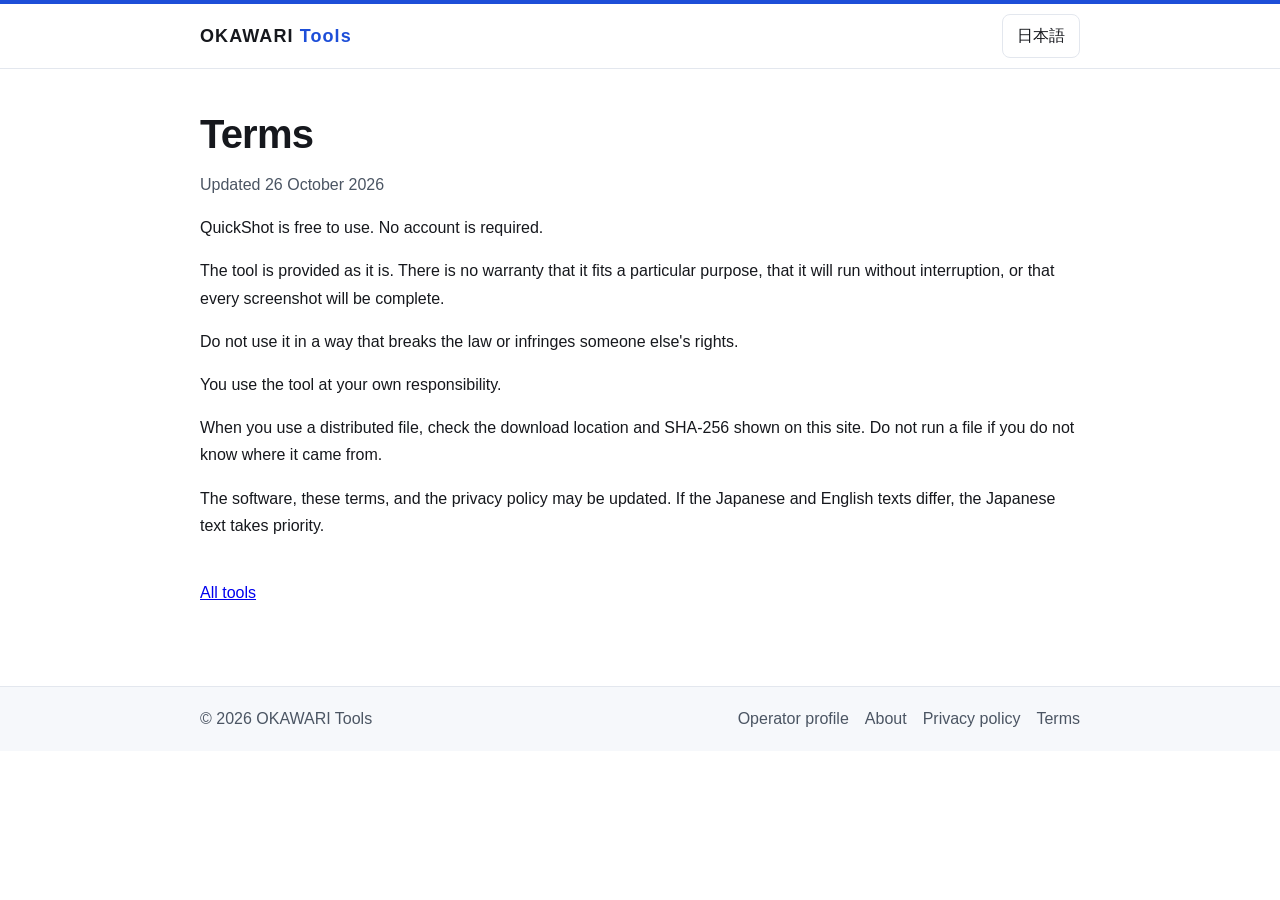
<file: website/terms.html>
<!DOCTYPE html>
<html lang="ja">
<head>
  <meta charset="utf-8">
  <meta name="viewport" content="width=device-width, initial-scale=1">
  <link rel="canonical" href="https://okawari-tools.pages.dev/terms.html">
  <meta property="og:type" content="website">
  <meta property="og:site_name" content="OKAWARI Tools">
  <meta property="og:title" content="利用規約 - OKAWARI Tools">
  <meta property="og:description" content="OKAWARI ToolsとQuickShotの利用規約。">
  <meta property="og:url" content="https://okawari-tools.pages.dev/terms.html">
  <meta property="og:locale" content="ja_JP">
  <meta name="google-adsense-account" content="ca-pub-5071302865760255">
  <title>利用規約 - OKAWARI Tools</title>
  <meta name="description" content="OKAWARI ToolsとQuickShotの利用規約。">
  <link rel="icon" href="assets/favicon.svg" type="image/svg+xml">
  <link rel="stylesheet" href="style.css">
</head>
<body data-title="title_terms" data-meta="meta_terms">
  <a class="skip" href="#main" data-i18n="skip">内容へスキップ</a>
  <header class="site-header">
    <div class="header-inner">
      <a class="logo" href="index.html">OKAWARI <span>Tools</span></a>
      <button type="button" id="lang-toggle" class="lang-toggle">English</button>
    </div>
  </header>
  <main id="main" class="wrap">
    <h1 data-i18n="footer_terms">利用規約</h1>
    <p class="note" data-i18n="terms_updated">2026年10月26日 更新</p>
    <p data-i18n="terms_p1">QuickShotは無料で利用できます。会員登録は不要です。</p>
    <p data-i18n="terms_p2">ツールは現状のまま提供します。特定の目的に合うこと、動作が中断しないこと、スクリーンショットが常に欠けることなく撮れることは保証しません。</p>
    <p data-i18n="terms_p3">法令に反する用途や、他者の権利を侵害する用途には使用しないでください。</p>
    <p data-i18n="terms_p4">ツールの利用は、利用者の責任で行ってください。</p>
    <p data-i18n="terms_p5">配布ファイルを使うときは、このサイトで案内する入手先とSHA-256を確認し、入手元が不明なファイルは実行しないでください。</p>
    <p data-i18n="terms_p6">機能、本規約、プライバシーポリシーは更新されることがあります。日本語と英語の記載に違いがあるときは、日本語の記載を優先します。</p>
    <p class="section"><a href="index.html" data-i18n="back_home">ツール一覧へ</a></p>
  </main>
  <footer class="site-footer">
    <div class="footer-inner">
      <p class="copy">© 2026 OKAWARI Tools</p>
      <nav>
        <a href="profile.html" data-i18n="footer_profile">運営者プロフィール</a>
        <a href="about.html" data-i18n="footer_about">運営者情報</a>
        <a href="privacy.html" data-i18n="footer_privacy">プライバシーポリシー</a>
        <a href="terms.html" data-i18n="footer_terms">利用規約</a>
      </nav>
    </div>
  </footer>
  <script src="catalog.js"></script>
  <script src="app.js"></script>
</body>
</html>
</file>
<file: website/style.css>
:root {
  color-scheme: light;
  --text: #16181d;
  --muted: #4b5563;
  --line: #e3e7ee;
  --blue: #1d4ed8;
  --blue-dark: #1e3a8a;
  --surface: #f6f8fb;
  --max: 880px;
}

* { box-sizing: border-box; }

html, body { margin: 0; padding: 0; }

body {
  font-family: "Segoe UI", "Yu Gothic UI", Meiryo, sans-serif;
  color: var(--text);
  background: #fff;
  line-height: 1.7;
  font-size: 16px;
}

code { font-family: Consolas, "Yu Gothic UI", monospace; font-size: 0.92em; }

.skip {
  position: absolute;
  left: -999px;
  top: 8px;
  background: #fff;
  padding: 8px 12px;
}

.skip:focus { left: 12px; z-index: 3; }

.site-header {
  border-top: 4px solid var(--blue);
  border-bottom: 1px solid var(--line);
}

.header-inner, .wrap, .footer-inner {
  width: min(var(--max), calc(100% - 32px));
  margin: 0 auto;
}

.header-inner, .footer-inner {
  display: flex;
  align-items: center;
  justify-content: space-between;
  gap: 16px;
  min-height: 64px;
}

.logo {
  color: var(--text);
  text-decoration: none;
  font-weight: 700;
  letter-spacing: 0.06em;
  font-size: 18px;
}

.logo span { color: var(--blue); font-weight: 600; }

.lang-toggle, .btn {
  min-height: 44px;
  border-radius: 8px;
  font: inherit;
  text-decoration: none;
  display: inline-flex;
  align-items: center;
  justify-content: center;
}

.lang-toggle {
  background: #fff;
  color: var(--text);
  border: 1px solid var(--line);
  padding: 0 14px;
  cursor: pointer;
}

.wrap { padding: 40px 0 64px; }

.hero h1, h1 {
  font-size: clamp(28px, 4vw, 40px);
  line-height: 1.25;
  letter-spacing: -0.02em;
  margin: 0 0 12px;
}

.lead { font-size: 18px; margin: 0; }

.section { margin-top: 40px; }

h2 { font-size: 22px; margin: 0 0 16px; }

.tool-card, .panel {
  border: 1px solid var(--line);
  border-radius: 12px;
  padding: 20px;
  background: #fff;
}

.tool-card h3 { margin: 0 0 8px; font-size: 22px; }

.tool-card ul, .plain { margin: 12px 0; padding-left: 1.2em; }

.tool-card li, .plain li { margin: 4px 0; }

.badges { margin: 16px 0; }

.badge {
  display: inline-block;
  border: 1px solid var(--blue);
  color: var(--blue-dark);
  border-radius: 999px;
  padding: 2px 10px;
  font-size: 13px;
  margin-right: 8px;
}

.btn-primary {
  background: var(--blue);
  color: #fff;
  padding: 0 18px;
  font-weight: 700;
}

.btn-secondary {
  background: #fff;
  color: var(--blue);
  border: 1px solid var(--blue);
  padding: 0 16px;
  font-weight: 600;
}

a.btn.disabled {
  background: #e5e7eb;
  color: #374151;
  cursor: not-allowed;
  font-weight: 600;
}

.note { color: var(--muted); margin-top: 8px; }

.spec {
  display: grid;
  grid-template-columns: 11rem 1fr;
  gap: 8px 16px;
  margin: 0;
}

.spec dt { color: var(--muted); }
.spec dd { margin: 0; }

.hash {
  font-family: Consolas, "Courier New", monospace;
  font-size: 0.92rem;
  word-break: break-all;
  background: var(--surface);
  padding: 8px 10px;
}

details { border-top: 1px solid var(--line); padding: 12px 0; }
details:last-child { border-bottom: 1px solid var(--line); }
summary { cursor: pointer; font-weight: 600; min-height: 44px; display: flex; align-items: center; }
details p { margin: 8px 0 0; }

.version-list { display: grid; gap: 12px; margin-top: 12px; }
.version-item { border: 1px solid var(--line); border-radius: 12px; padding: 12px 14px; }
.version-item h3 { margin: 0 0 4px; font-size: 18px; }
.compare-wrap { overflow-x: auto; -webkit-overflow-scrolling: touch; }
.compare { width: 100%; border-collapse: collapse; font-size: 14px; }
.compare th, .compare td { border-bottom: 1px solid var(--line); padding: 8px; text-align: left; white-space: nowrap; }
.compare th { background: var(--surface); }

.site-footer {
  border-top: 1px solid var(--line);
  background: var(--surface);
}

.site-footer nav { display: flex; flex-wrap: wrap; gap: 16px; }

.copy, .site-footer a { color: var(--muted); text-decoration: none; }
.site-footer a:hover { text-decoration: underline; }

.ad-slot:empty { display: none; }

.kicker {
  margin: 0 0 8px;
  color: var(--blue);
  font-weight: 700;
  letter-spacing: 0.04em;
}

.feature-list, .steps {
  display: grid;
  gap: 12px;
  margin: 0;
  padding: 0;
  list-style: none;
}

.feature-list { grid-template-columns: 1fr 1fr; }

.feature-list li, .step {
  border: 1px solid var(--line);
  border-radius: 12px;
  padding: 14px 16px;
  margin: 0;
  background: #fff;
}

.steps { grid-template-columns: repeat(3, 1fr); }

.step strong {
  display: block;
  color: var(--blue);
  font-size: 13px;
}

.tool-list {
  display: grid;
  gap: 16px;
}

.badge-muted {
  border-color: var(--line);
  color: var(--muted);
}

.shot-slot {
  margin: 20px 0 0;
  border: 1px dashed var(--line);
  border-radius: 12px;
  background: var(--surface);
  color: var(--muted);
  padding: 16px;
}

.shot-slot:empty { display: none; }

.release-link { display: inline-block; margin-top: 12px; }

.profile-head {
  display: flex;
  align-items: center;
  gap: 16px;
}

.profile-mark {
  flex: 0 0 64px;
  width: 64px;
  height: 64px;
}

.profile-mark svg { display: block; width: 64px; height: 64px; }

.profile-head h1 { margin-bottom: 4px; }

.profile-role { margin: 0; color: var(--muted); }

.social-links {
  list-style: none;
  margin: 0;
  padding: 0;
  display: grid;
  gap: 12px;
}

.social-link {
  display: flex;
  align-items: center;
  gap: 12px;
  min-height: 48px;
  padding: 12px 16px;
  border: 1px solid var(--line);
  border-radius: 8px;
  background: var(--surface);
  color: var(--text);
  text-decoration: none;
  font-weight: 600;
}

.social-link:hover { border-color: var(--blue); color: var(--blue-dark); }

.social-link svg {
  flex: 0 0 24px;
  width: 24px;
  height: 24px;
  color: var(--blue);
}

.activity-columns {
  display: grid;
  grid-template-columns: 1fr 1fr;
  gap: 24px;
}

.activity-list {
  list-style: none;
  margin: 0;
  padding: 0;
  display: grid;
  gap: 12px;
}

.activity-list a {
  display: flex;
  flex-direction: column;
  gap: 4px;
  min-height: 48px;
  padding: 12px;
  border: 1px solid var(--line);
  border-radius: 8px;
  color: var(--text);
  text-decoration: none;
}

.activity-list a:hover { border-color: var(--blue); }

.activity-list img {
  width: 100%;
  max-width: 320px;
  height: auto;
  aspect-ratio: 16 / 9;
  object-fit: cover;
  border-radius: 6px;
  background: var(--surface);
}

.activity-date, .activity-summary, .activity-updated { color: var(--muted); }

.activity-date, .activity-updated { font-size: 13px; }

.activity-title { font-weight: 600; overflow-wrap: anywhere; }

.activity-summary { font-size: 14px; }

.activity-more {
  display: inline-flex;
  align-items: center;
  min-height: 44px;
}

.activity-empty { color: var(--muted); margin: 0; }

@media (max-width: 640px) {
  .header-inner, .footer-inner { align-items: flex-start; padding: 12px 0; flex-direction: column; }
  .wrap { padding-top: 28px; }
  .spec { grid-template-columns: 1fr; gap: 2px; }
  .spec dt { margin-top: 12px; }
  .btn-primary, .btn-secondary { width: 100%; }
  .feature-list, .steps { grid-template-columns: 1fr; }
  .profile-head { align-items: flex-start; }
  .activity-columns { grid-template-columns: 1fr; }
}
</file>
